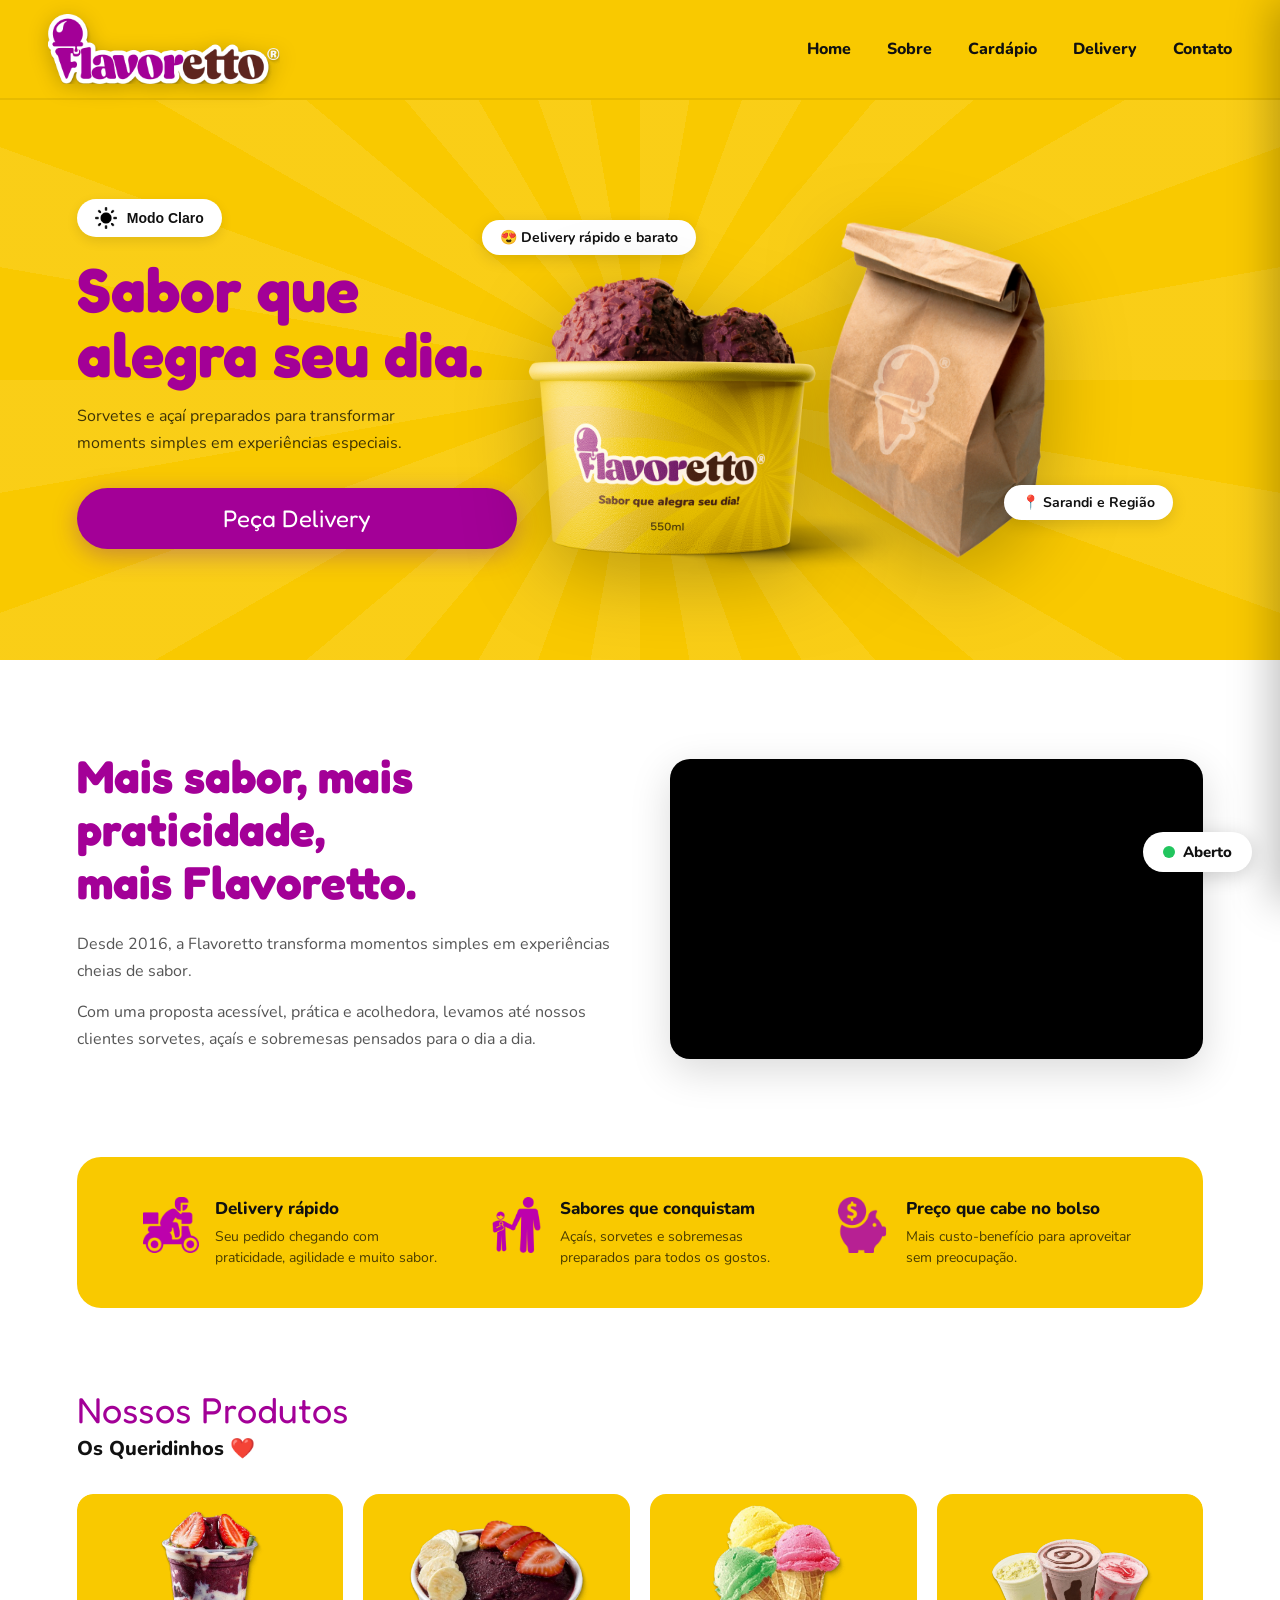
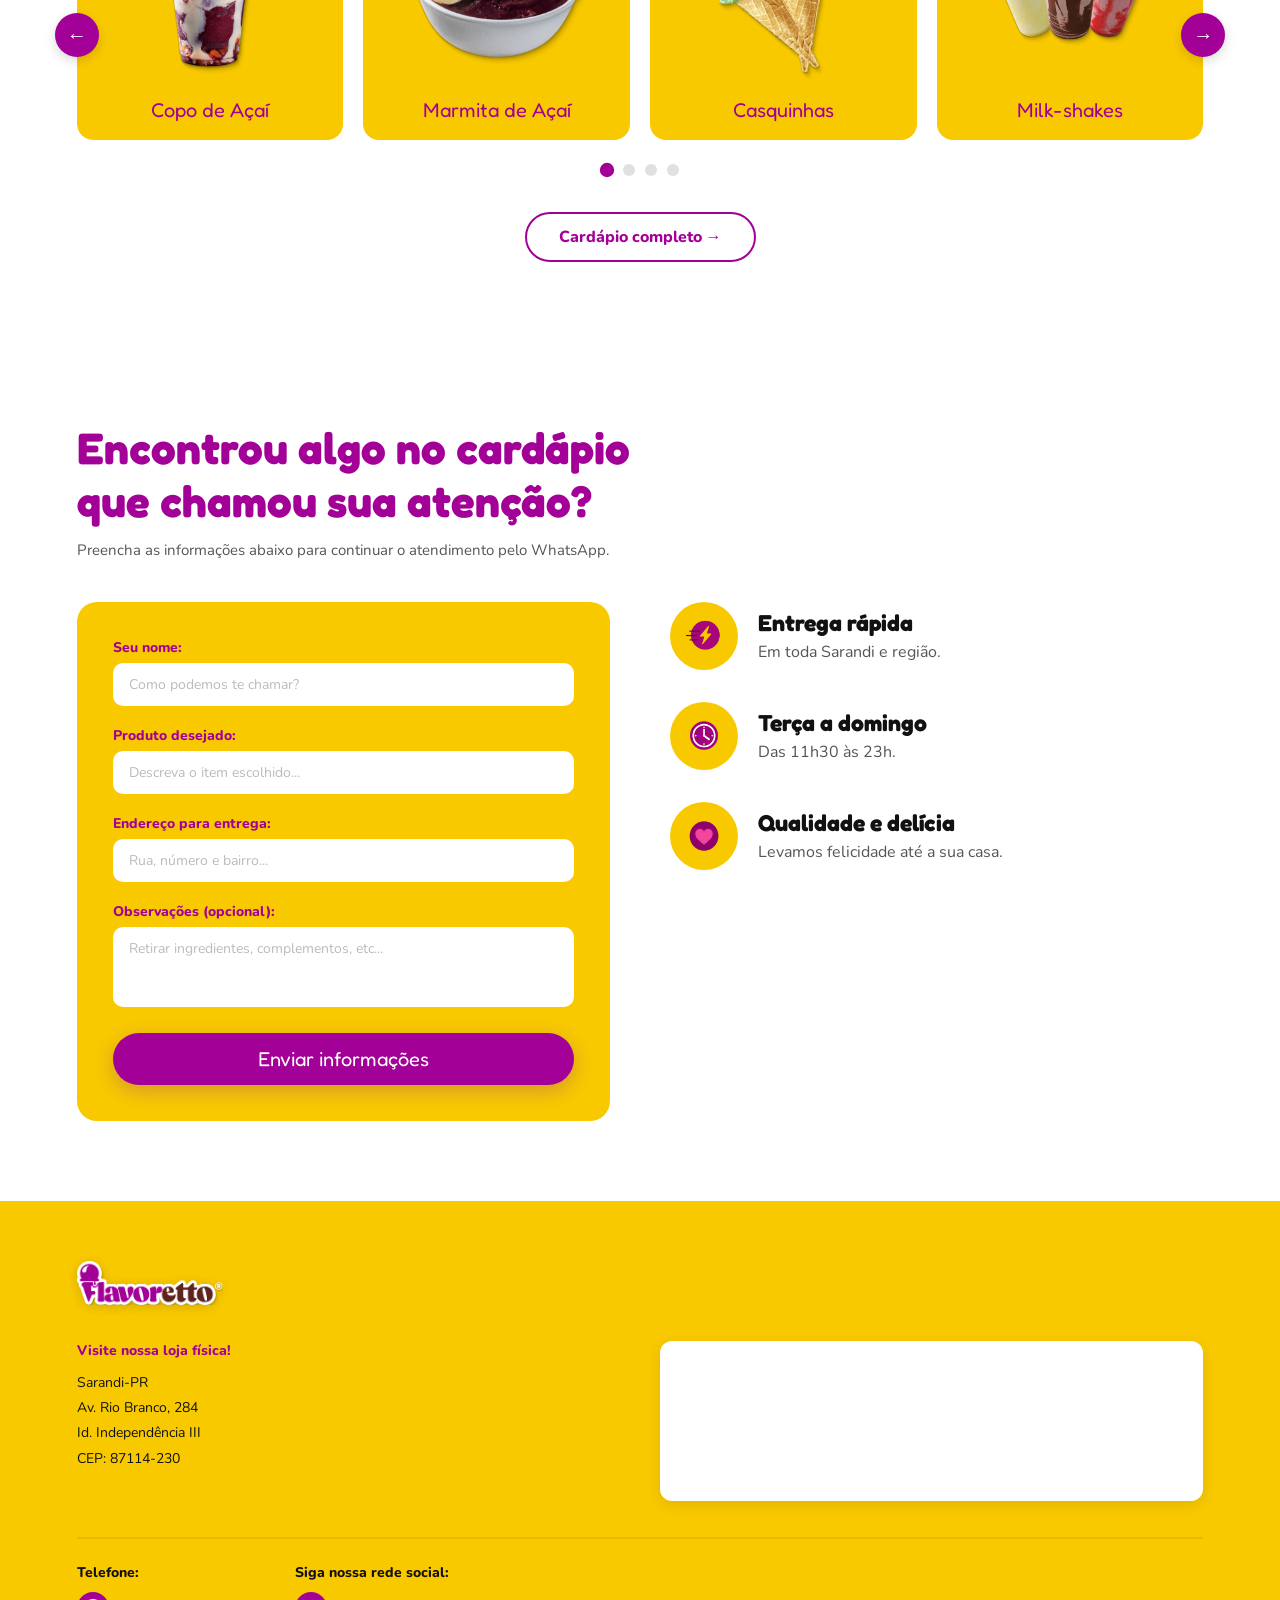
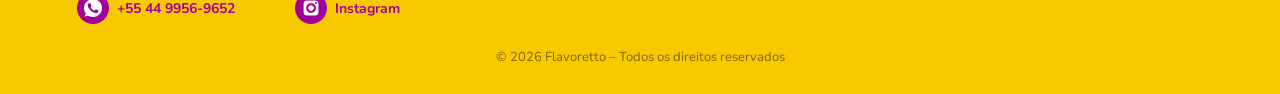
<file: index.html>
<!DOCTYPE html>
<html lang="pt-BR">
<head>
  <meta charset="UTF-8"/>
  <meta name="viewport" content="width=device-width, initial-scale=1.0"/>
  <title>Flavoretto – Sabor que alegra seu dia</title>
  <link href="https://fonts.googleapis.com/css2?family=Fredoka+One&family=Nunito:wght@400;600;700;800&display=swap" rel="stylesheet"/>
  <link rel="stylesheet" href="styles.css">
</head>
<body>

<div class="badge-aberto-fixed">
  <div class="dot-green"></div> Aberto
</div>

<div class="mobile-overlay" id="mobileOverlay"></div>

<div class="mobile-menu" id="mobileMenu">
  <div class="mobile-menu-header">
    <button class="mobile-close-btn" id="mobileCloseBtn">✕</button>
  </div>
  <ul class = "menu-text">
    <li><a href="#hero" class="menu-link">Home</a></li>
    <li><a href="#sobre" class="menu-link">Sobre</a></li>
    <li><a href="#cardapio" class="menu-link">Cardápio</a></li>
    <li><a href="#delivery" class="menu-link">Delivery</a></li>
    <li><a href="#contato" class="menu-link">Contato</a></li>
  </ul>
</div>

<nav>
  <a href="#hero" class="nav-logo">
    <img src="imagens/Logo.png" alt="Flavoretto Logo"/>
  </a>
  <ul>
    <li><a href="#hero">Home</a></li>
    <li><a href="#sobre">Sobre</a></li>
    <li><a href="#cardapio">Cardápio</a></li>
    <li><a href="#delivery">Delivery</a></li>
    <li><a href="#contato">Contato</a></li>
  </ul>
  <button class="hamburger-btn" id="hamburgerBtn" aria-label="Abrir menu">
    <span></span>
    <span></span>
    <span></span>
  </button>
</nav>

<section id="hero">
  <div class="hero-rays"></div>
  <div class="hero-left">
    <button id="mode-badge" aria-label="Mudar tema">
      <img id="mode-icon" src="imagens/sol.png" alt="Ícone do tema" />
      <span id="mode-text">Modo Claro</span>
    </button>
    <h1 class="hero-title">Sabor que<br>alegra seu dia.</h1>
    <p class="hero-sub">Sorvetes e açaí preparados para transformar moments simples em experiências especiais.</p>
    <a href="https://zapdelivery.me/flavorettosorveteseacai?utm_source=ig&utm_medium=social&utm_content=link_in_bio&fbclid=PAdGRzdgR8WdRleHRuA2FlbQIxMQBzcnRjBmFwcF9pZA81NjcwNjczNDMzNTI0MjcAAaeEG7mjjjgfXmElG0zeXgvxCqvcOe-YvXOtXDH_japQRMyxHLxy7uMlJ2Cv_g_aem_N96MaGredPNLt1ZQWPCLcA" class="btn-delivery">Peça Delivery</a>
  </div>
  <div class="hero-right">
    <div class="hero-cup-wrap">
      <div class="badge-delivery">😍 Delivery rápido e barato</div>
      <img src="imagens/itembanner1.png" alt="Copo de Açaí Flavoretto" class="hero-cup-img"/>
    </div>
    <div class="hero-bag-wrap">
      <img src="imagens/itembanner2.png" alt="Sacola Flavoretto" class="hero-bag-img"/>
      <div class="badge-loc">📍 Sarandi e Região</div>
    </div>
  </div>
</section>

<section id="sobre" class="reveal">
  <div class="sobre-inner">
    <div class="sobre-text">
      <h2 class="sobre-title">Mais sabor, mais praticidade,<br>mais Flavoretto.</h2>
      <p class="sobre-p">Desde 2016, a Flavoretto transforma momentos simples em experiências cheias de sabor.</p>
      <p class="sobre-p">Com uma proposta acessível, prática e acolhedora, levamos até nossos clientes sorvetes, açaís e sobremesas pensados para o dia a dia.</p>
    </div>
    <div class="sobre-video-wrap">
      <video src="imagens/video-loja.mp4" autoplay muted loop playsinline></video>
    </div>
  </div>
</section>

<div class="features-wrap reveal">
  <div class="features-card">
    <div class="feat-item">
      <img src="imagens/entregador-10.png" alt="Delivery rápido" class="feat-icon-img"/>
      <div class="feat-body">
        <h4>Delivery rápido</h4>
        <p>Seu pedido chegando com praticidade, agilidade e muito sabor.</p>
      </div>
    </div>
    <div class="feat-item">
      <img src="imagens/entregador-11.png" alt="Sabores que conquistam" class="feat-icon-img"/>
      <div class="feat-body">
        <h4>Sabores que conquistam</h4>
        <p>Açaís, sorvetes e sobremesas preparados para todos os gostos.</p>
      </div>
    </div>
    <div class="feat-item">
      <img src="imagens/entregador-12.png" alt="Preço que cabe no bolso" class="feat-icon-img"/>
      <div class="feat-body">
        <h4>Preço que cabe no bolso</h4>
        <p>Mais custo-benefício para aproveitar sem preocupação.</p>
      </div>
    </div>
  </div>
</div>

<section id="cardapio" class="reveal">
  <div class="sec-label">Nossos Produtos</div>
  <div class="sec-sub">Os Queridinhos ❤️</div>
  <div class="carousel-outer">
    <button class="carousel-btn prev" id="carPrev">←</button>
    <div class="carousel-track-wrap">
      <div class="carousel-track" id="carTrack">
        <div class="product-card">
          <div class="p-img"><img src="imagens/queridinho1.png" alt="Copo de Açaí"/></div>
          <div class="p-name">Copo de Açaí</div>
        </div>
        <div class="product-card">
          <div class="p-img"><img src="imagens/queridinho2.png" alt="Marmita de Açaí"/></div>
          <div class="p-name">Marmita de Açaí</div>
        </div>
        <div class="product-card">
          <div class="p-img"><img src="imagens/queridinho3.png" alt="Casquinhas"/></div>
          <div class="p-name">Casquinhas</div>
        </div>
        <div class="product-card">
          <div class="p-img"><img src="imagens/queridinho4.png" alt="Milk-shakes"/></div>
          <div class="p-name">Milk-shakes</div>
        </div>
      </div>
    </div>
    <button class="carousel-btn next" id="carNext">→</button>
    <div class="carousel-dots" id="carDots">
      <div class="c-dot active"></div>
      <div class="c-dot"></div>
      <div class="c-dot"></div>
      <div class="c-dot"></div>
    </div>
  </div>
  <a href="https://devkiry.github.io/flavoretto.jcg.code.studio/cardapio/cardapio" class="btn-full">Cardápio completo →</a>
</section>

<section id="delivery" class="reveal">
  <h2 class="order-title">Encontrou algo no cardápio<br>que chamou sua atenção?</h2>
  <p class="order-sub">Preencha as informações abaixo para continuar o atendimento pelo WhatsApp.</p>
  <div class="order-layout">
    <div class="order-form">
      <div class="form-group">
        <label>Seu nome:</label>
        <input type="text" id="nome" placeholder="Como podemos te chamar?"/>
      </div>
      <div class="form-group">
        <label>Produto desejado:</label>
        <input type="text" id="produto" placeholder="Descreva o item escolhido..."/>
      </div>
      <div class="form-group">
        <label>Endereço para entrega:</label>
        <input type="text" id="endereco" placeholder="Rua, número e bairro..."/>
      </div>
      <div class="form-group">
        <label>Observações (opcional):</label>
        <textarea id="obs" placeholder="Retirar ingredientes, complementos, etc..."></textarea>
      </div>
      <button class="btn-send" id="btnSend">Enviar informações</button>
    </div>
    <div class="order-info">
      <div class="info-row">
        <div class="info-ico">
          <img src="imagens/entrega.png" alt="Ícone Entrega" class="info-ico-img"/>
        </div>
        <div><h4>Entrega rápida</h4><p>Em toda Sarandi e região.</p></div>
      </div>
      <div class="info-row">
        <div class="info-ico">
          <img src="imagens/horario.png" alt="Ícone Horário" class="info-ico-img"/>
        </div>
        <div><h4>Terça a domingo</h4><p>Das 11h30 às 23h.</p></div>
      </div>
      <div class="info-row">
        <div class="info-ico">
          <img src="imagens/coracao.png" alt="Ícone Coração" class="info-ico-img"/>
        </div>
        <div><h4>Qualidade e delícia</h4><p>Levamos felicidade até a sua casa.</p></div>
      </div>
    </div>
  </div>
</section>

<footer id="contato" class="reveal">
  <div class="footer-brand">
    <img src="imagens/Logo.png" alt="Flavoretto"/>
  </div>
  <div class="footer-main">
    <div class="footer-addr">
      <h4>Visite nossa loja física!</h4>
      <p>Sarandi-PR<br>Av. Rio Branco, 284<br>Id. Independência III<br>CEP: 87114-230</p>
    </div>
    <div class="footer-map-box">
      <iframe src="https://www.google.com/maps/embed?pb=!1m18!1m12!1m3!1d3661.1717208535174!2d-51.8753239!3d-23.4181827!2m3!1f0!2f0!3f0!3m2!1i1024!2i768!4f13.1!3m3!1m2!1s0x94edd39da21bd04b%3A0x6335a11be07ab0a7!2sAv.%20Rio%20Branco%2C%20284%20-%20Jardim%20Independencia%20Maringa%2C%20Sarandi%20-%20PR%2C%2087114-230!5e0!3m2!1spt-BR!2sbr!4v1710000000000!5m2!1spt-BR!2sbr" width="100%" height="100%" style="border:0;" allowfullscreen="" loading="lazy" referrerpolicy="no-referrer-when-downgrade"></iframe>
    </div>
  </div>
  <div class="footer-bottom">
    <div class="footer-col">
      <h4>Telefone:</h4>
      <a href="https://wa.me/554499569652" class="foot-link">
        <div class="fl-ico">
          <img src="imagens/whatsapp.png" alt="WhatsApp Logo" class="fl-ico-img"/>
        </div> +55 44 9956-9652
      </a>
    </div>
    <div class="footer-col">
      <h4>Siga nossa rede social:</h4>
      <a href="https://www.instagram.com/flavorettosorveteria?igsh=MWQ4aHVobTV0ZTBzNA==" target="_blank" class="foot-link">
        <div class="fl-ico">
          <img src="imagens/instagram.png" alt="Instagram Logo" class="fl-ico-img"/>
        </div> Instagram
      </a>
    </div>
  </div>
  <div class="footer-copy">© 2026 Flavoretto – Todos os direitos reservados</div>
</footer>
<script src="script.js"></script>
</body>
</html>
</file>
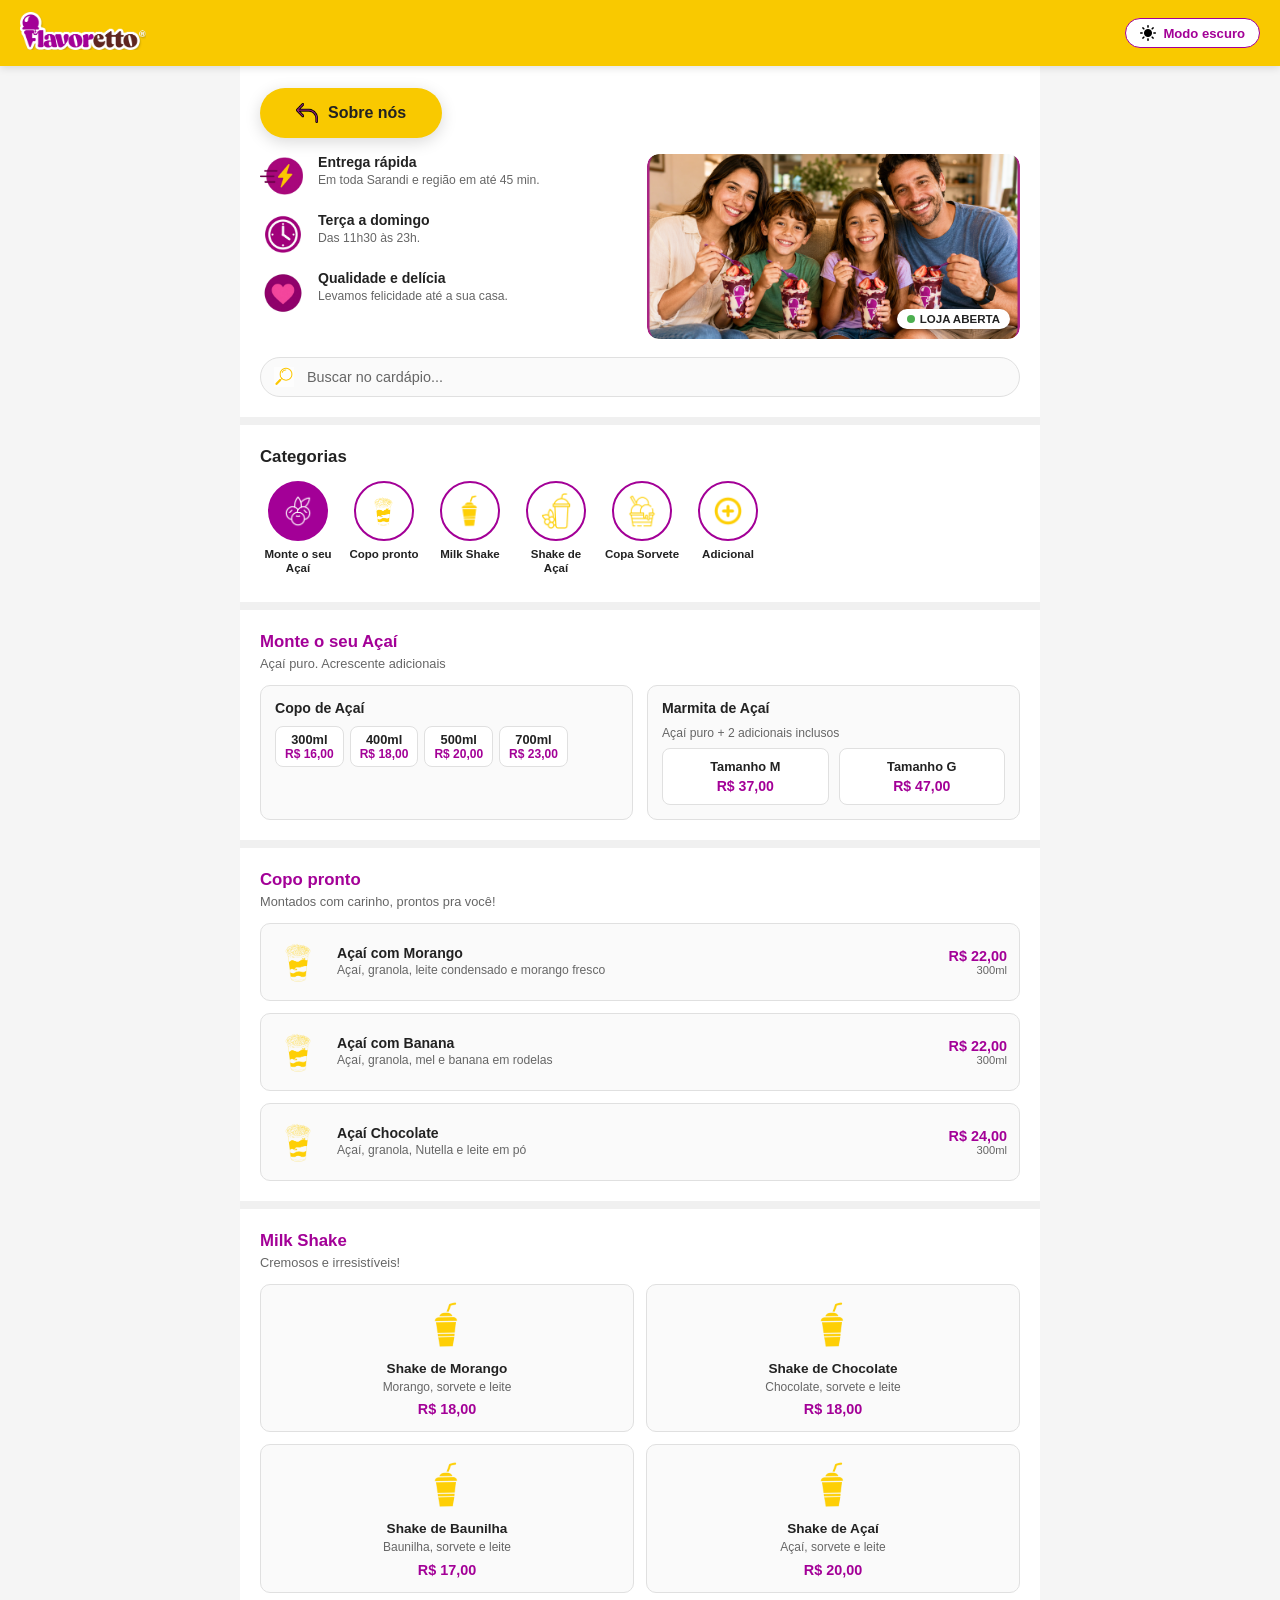
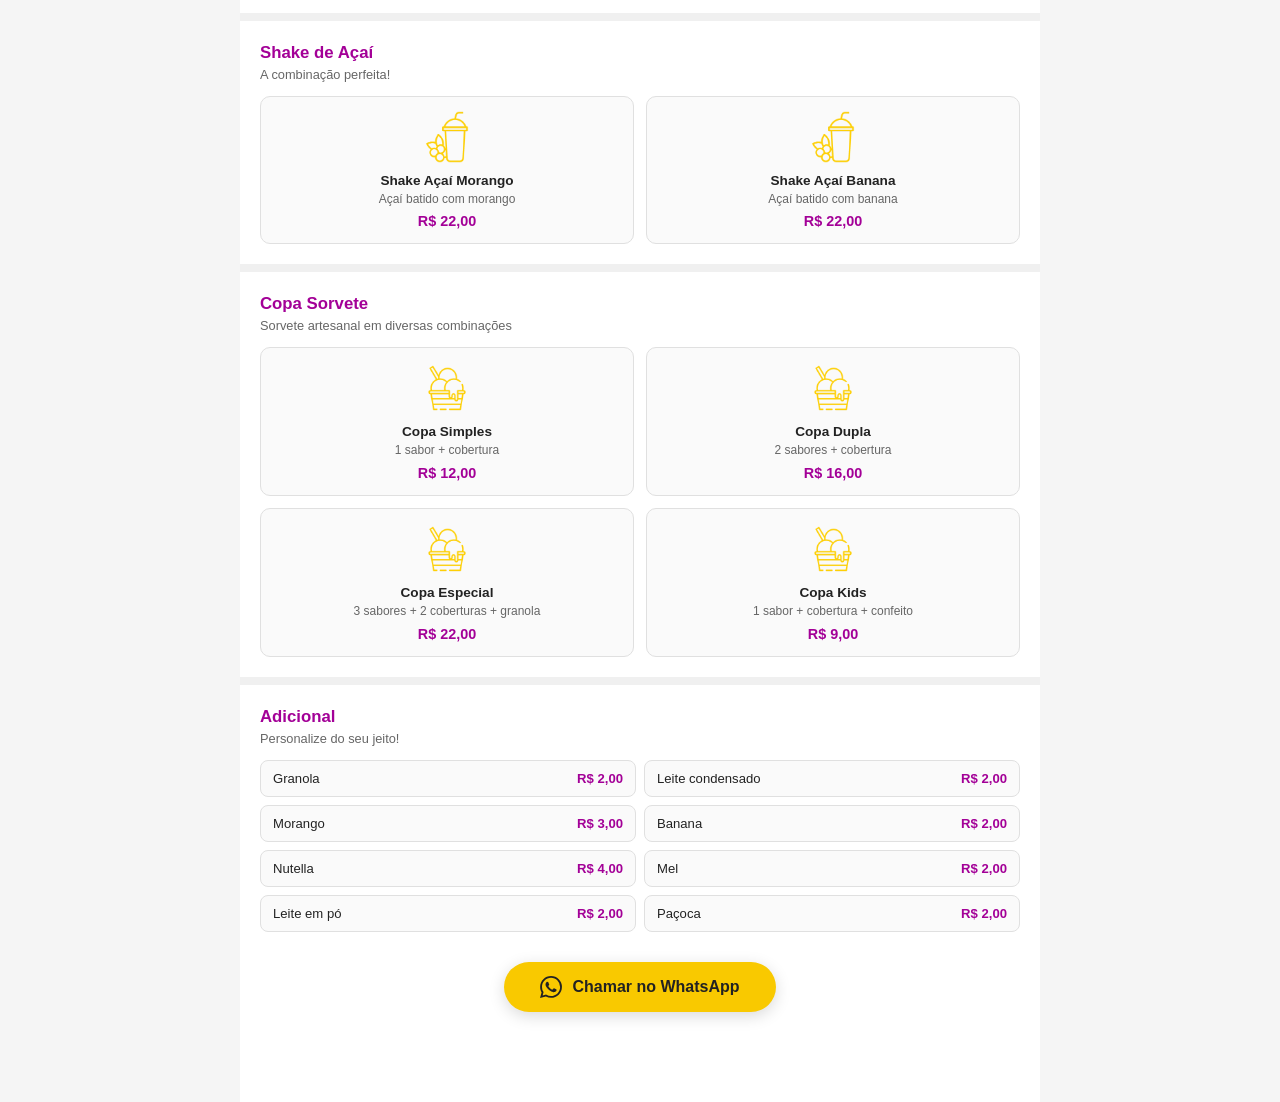
<file: cardapio/cardapio.html>
<!DOCTYPE html>
<html lang="pt-BR">
<head>
<meta charset="UTF-8">
<meta name="viewport" content="width=device-width, initial-scale=1.0">
<title>Flavoretto - Cardápio</title>
<style>
* { margin: 0; padding: 0; box-sizing: border-box; }

/* ===== TEMA CLARO ===== */
:root {
  --header-bg: #F9C900;
  --roxo: #A30097;
  --branco: #fff;
  --fundo: #f5f5f5;
  --card-bg: #fafafa;
  --borda: #e0e0e0;
  --texto: #222;
  --texto-cinza: #666;
  --divisor-bg: #f0f0f0;
  --main-bg: #fff;
  --input-bg: #fafafa;
  --preco-cor: #A30097;
  --modo-btn-bg: #fff;
  --modo-btn-cor: #A30097;
  --modo-btn-borda: #A30097;
  --secao-titulo: #A30097;
  --cat-borda: #A30097;
  --cat-ativo-bg: #A30097;
  --cat-ativo-borda: #A30097;
  
  /* Cores dos novos botões dinâmicos */
  --btn-sobre-bg: #F9C900;
  --btn-sobre-cor: #222;
  --btn-wpp-bg: #F9C900;
  --btn-wpp-cor: #222;
}

/* ===== TEMA ESCURO ===== */
body.dark {
  --header-bg: #A30097;
  --roxo: #F9C900;
  --branco: #1a1a2e;
  --fundo: #111120;
  --card-bg: #1c1c30;
  --borda: #2e2e50;
  --texto: #f0f0f0;
  --texto-cinza: #aaa;
  --divisor-bg: #1a1a2e;
  --main-bg: #16162a;
  --input-bg: #1c1c30;
  --preco-cor: #F9C900;
  --modo-btn-bg: #252540;
  --modo-btn-cor: #F9C900;
  --modo-btn-borda: #F9C900;
  --secao-titulo: #F9C900;
  --cat-borda: #F9C900;
  --cat-ativo-bg: #F9C900;
  --cat-ativo-borda: #F9C900;
  
  /* Cores dos novos botões dinâmicos no escuro */
  --btn-sobre-bg: #A30097;
  --btn-sobre-cor: #fff;
  --btn-wpp-bg: #A30097;
  --btn-wpp-cor: #fff;
}

body {
  font-family: 'Segoe UI', Arial, sans-serif;
  background: var(--fundo);
  color: var(--texto);
  min-height: 100vh;
  transition: background 0.3s, color 0.3s;
}

/* ===== HEADER ===== */
header {
  background: var(--header-bg);
  padding: 12px 20px;
  display: flex;
  align-items: center;
  justify-content: space-between;
  position: sticky;
  top: 0;
  z-index: 100;
  box-shadow: 0 2px 8px rgba(0,0,0,0.12);
  transition: background 0.3s;
}

.logo img {
  height: 38px;
  object-fit: contain;
}

.modo-btn {
  background: var(--modo-btn-bg);
  border: 1.5px solid var(--modo-btn-borda);
  border-radius: 20px;
  padding: 6px 14px;
  font-size: 0.82rem;
  font-weight: 600;
  color: var(--modo-btn-cor);
  cursor: pointer;
  display: flex;
  align-items: center;
  gap: 7px;
  transition: all 0.2s;
}
.modo-btn img { width: 16px; height: 16px; object-fit: contain; }

/* ===== MAIN ===== */
main {
  max-width: 800px;
  margin: 0 auto;
  background: var(--main-bg);
  min-height: 100vh;
  padding-bottom: 80px;
  transition: background 0.3s;
}

/* ===== SOBRE NÓS ===== */
.sobre-nos { padding: 22px 20px 0; }

.sobre-titulo {
  display: flex;
  align-items: center;
  gap: 8px;
  font-size: 1.05rem;
  font-weight: 700;
  color: var(--texto);
  margin-bottom: 16px;
}

/* Alterado para o mesmo estilo/tamanho do botão do WhatsApp */
.btn-voltar {
  background: var(--btn-sobre-bg);
  color: var(--btn-sobre-cor);
  border: none;
  border-radius: 30px;
  padding: 14px 36px;
  font-size: 1rem;
  font-weight: 700;
  cursor: pointer;
  display: inline-flex;
  align-items: center;
  justify-content: center;
  gap: 10px;
  box-shadow: 0 4px 16px rgba(0,0,0,0.15);
  transition: background 0.3s, color 0.3s, transform 0.15s;
}
.btn-voltar:hover { transform: translateY(-2px); }
.btn-voltar img { width: 22px; height: 22px; object-fit: contain; }

.sobre-grid {
  display: grid;
  grid-template-columns: 1fr 1fr;
  gap: 14px;
}

.sobre-info {
  display: flex;
  flex-direction: column;
  gap: 12px;
}

.info-item {
  display: flex;
  align-items: flex-start;
  gap: 12px;
}

.info-icone {
  width: 46px;
  height: 46px;
  flex-shrink: 0;
  display: flex;
  align-items: center;
  justify-content: center;
}
.info-icone img {
  width: 46px;
  height: 46px;
  object-fit: contain;
}

.info-texto h4 {
  font-size: 0.88rem;
  font-weight: 700;
  color: var(--texto);
  margin-bottom: 2px;
}
.info-texto p {
  font-size: 0.76rem;
  color: var(--texto-cinza);
  line-height: 1.35;
}

.sobre-foto {
  position: relative;
  border-radius: 12px;
  overflow: hidden;
}
.sobre-foto img.banner {
  width: 100%;
  height: 185px;
  object-fit: cover;
  border-radius: 12px;
  display: block;
}

.loja-aberta {
  position: absolute;
  bottom: 10px;
  right: 10px;
  background: white;
  border-radius: 20px;
  padding: 4px 10px;
  font-size: 0.72rem;
  font-weight: 700;
  color: #222;
  display: flex;
  align-items: center;
  gap: 5px;
  box-shadow: 0 2px 6px rgba(0,0,0,0.15);
}
.dot-verde {
  width: 8px; height: 8px;
  border-radius: 50%;
  background: #4CAF50;
  flex-shrink: 0;
}

/* ===== BUSCA ===== */
.busca-wrap { padding: 18px 20px 0; position: relative; }

.busca-lupa {
  position: absolute;
  left: 34px;
  top: 50%;
  transform: translateY(-50%);
  width: 20px;
  height: 20px;
  object-fit: contain;
  pointer-events: none;
  margin-top: 9px;
}

.busca-box {
  width: 100%;
  border: 1.5px solid var(--borda);
  border-radius: 30px;
  padding: 11px 18px 11px 46px;
  font-size: 0.9rem;
  background: var(--input-bg);
  color: var(--texto);
  outline: none;
  transition: border 0.2s, background 0.3s;
}
.busca-box:focus { border-color: var(--roxo); }
.busca-box::placeholder { color: var(--texto-cinza); }

/* ===== CATEGORIAS ===== */
.categorias { padding: 22px 20px 0; }
.categorias h2 {
  font-size: 1.05rem;
  font-weight: 700;
  color: var(--texto);
  margin-bottom: 14px;
}

.cats-scroll {
  display: flex;
  gap: 10px;
  overflow-x: auto;
  padding-bottom: 6px;
  scrollbar-width: none;
}
.cats-scroll::-webkit-scrollbar { display: none; }

.cat-item {
  display: flex;
  flex-direction: column;
  align-items: center;
  gap: 7px;
  cursor: pointer;
  flex-shrink: 0;
  width: 76px;
}

.cat-circulo {
  width: 60px;
  height: 60px;
  border-radius: 50%;
  border: 2px solid var(--cat-borda);
  display: flex;
  align-items: center;
  justify-content: center;
  background: var(--main-bg);
  transition: background 0.2s, transform 0.15s, border-color 0.3s;
  overflow: hidden;
}
.cat-circulo img {
  width: 36px;
  height: 36px;
  object-fit: contain;
}
.cat-item:hover .cat-circulo { transform: scale(1.06); }
.cat-item.ativo .cat-circulo {
  background: var(--cat-ativo-bg);
  border-color: var(--cat-ativo-borda);
}
/* ativo: ícone fica branco/escuro dependendo do fundo */
.cat-item.ativo .cat-circulo img { filter: brightness(0) invert(1); }
body.dark .cat-item.ativo .cat-circulo img { filter: brightness(0); }

.cat-item span {
  font-size: 0.72rem;
  font-weight: 600;
  color: var(--texto);
  text-align: center;
  line-height: 1.2;
}

/* ===== DIVISOR ===== */
.divisor {
  height: 8px;
  background: var(--divisor-bg);
  margin: 20px 0 0;
  transition: background 0.3s;
}

/* ===== SEÇÕES ===== */
.secao { padding: 22px 20px 0; }
.secao h2 {
  font-size: 1.05rem;
  font-weight: 800;
  color: var(--secao-titulo);
  margin-bottom: 4px;
  transition: color 0.3s;
}
.secao p.sub {
  font-size: 0.8rem;
  color: var(--texto-cinza);
  margin-bottom: 14px;
}

/* ===== MONTE SEU AÇAÍ ===== */
.produtos-grid {
  display: grid;
  grid-template-columns: 1fr 1fr;
  gap: 14px;
}

.produto-card {
  background: var(--card-bg);
  border: 1px solid var(--borda);
  border-radius: 10px;
  padding: 14px;
  transition: background 0.3s, border-color 0.3s;
}
.produto-card h4 {
  font-size: 0.88rem;
  font-weight: 700;
  color: var(--texto);
  margin-bottom: 10px;
}

.tamanhos {
  display: flex;
  flex-wrap: wrap;
  gap: 6px;
}

.tamanho-btn {
  background: var(--main-bg);
  border: 1.5px solid var(--borda);
  border-radius: 8px;
  padding: 5px 9px;
  font-size: 0.75rem;
  text-align: center;
  cursor: pointer;
  transition: border-color 0.2s, background 0.3s;
  min-width: 52px;
}
.tamanho-btn:hover { border-color: var(--roxo); }
.tamanho-btn .ml { font-weight: 700; color: var(--texto); display: block; font-size: 0.8rem; }
.tamanho-btn .preco { color: var(--preco-cor); font-weight: 700; font-size: 0.75rem; transition: color 0.3s; }

.marmita-opcoes { display: flex; gap: 10px; }
.marmita-btn {
  flex: 1;
  background: var(--main-bg);
  border: 1.5px solid var(--borda);
  border-radius: 8px;
  padding: 10px 8px;
  font-size: 0.8rem;
  text-align: center;
  cursor: pointer;
  transition: border-color 0.2s, background 0.3s;
}
.marmita-btn:hover { border-color: var(--roxo); }
.marmita-btn .tam { font-weight: 700; color: var(--texto); display: block; margin-bottom: 4px; }
.marmita-btn .preco { color: var(--preco-cor); font-weight: 700; font-size: 0.88rem; transition: color 0.3s; }

/* ===== COPO PRONTO ===== */
.copos-lista { display: flex; flex-direction: column; gap: 12px; }

.copo-item {
  display: flex;
  align-items: center;
  background: var(--card-bg);
  border: 1px solid var(--borda);
  border-radius: 10px;
  padding: 12px;
  gap: 12px;
  cursor: pointer;
  transition: box-shadow 0.2s, background 0.3s, border-color 0.3s;
}
.copo-item:hover { box-shadow: 0 2px 8px rgba(163,0,151,0.12); }

.copo-icone {
  width: 52px;
  height: 52px;
  flex-shrink: 0;
  display: flex;
  align-items: center;
  justify-content: center;
}
.copo-icone img { width: 48px; height: 48px; object-fit: contain; }

.copo-info { flex: 1; }
.copo-info h4 { font-size: 0.88rem; font-weight: 700; color: var(--texto); margin-bottom: 2px; }
.copo-info p { font-size: 0.76rem; color: var(--texto-cinza); line-height: 1.3; }

.copo-preco { font-size: 0.9rem; font-weight: 800; color: var(--preco-cor); text-align: right; white-space: nowrap; transition: color 0.3s; }
.copo-preco small { display: block; font-size: 0.7rem; font-weight: 400; color: var(--texto-cinza); }

/* ===== CARDS DE GRADE (shake, copa) ===== */
.shakes-grid, .copas-grid {
  display: grid;
  grid-template-columns: repeat(2, 1fr);
  gap: 12px;
}

.shake-card, .copa-card {
  background: var(--card-bg);
  border: 1px solid var(--borda);
  border-radius: 10px;
  padding: 14px 12px;
  cursor: pointer;
  transition: box-shadow 0.2s, background 0.3s, border-color 0.3s;
  text-align: center;
}
.shake-card:hover, .copa-card:hover { box-shadow: 0 2px 8px rgba(163,0,151,0.12); }

.s-img { width: 52px; height: 52px; object-fit: contain; margin-bottom: 6px; }

.shake-card h4, .copa-card h4 { font-size: 0.85rem; font-weight: 700; margin-bottom: 4px; color: var(--texto); }
.shake-card p, .copa-card p { font-size: 0.75rem; color: var(--texto-cinza); margin-bottom: 6px; line-height: 1.3; }
.shake-card .preco, .copa-card .preco { color: var(--preco-cor); font-weight: 800; font-size: 0.9rem; transition: color 0.3s; }

/* ===== ADICIONAIS ===== */
.adicionais-lista {
  display: grid;
  grid-template-columns: 1fr 1fr;
  gap: 8px;
}

.adicional-item {
  display: flex;
  justify-content: space-between;
  align-items: center;
  background: var(--card-bg);
  border: 1px solid var(--borda);
  border-radius: 8px;
  padding: 10px 12px;
  font-size: 0.82rem;
  transition: background 0.3s, border-color 0.3s;
}
.adicional-item span:first-child { color: var(--texto); font-weight: 500; }
.adicional-item span:last-child { color: var(--preco-cor); font-weight: 700; transition: color 0.3s; }

/* ===== WHATSAPP ===== */
.whatsapp-wrap {
  padding: 30px 20px 10px;
  display: flex;
  justify-content: center;
}
.whatsapp-btn {
  background: var(--btn-wpp-bg);
  color: var(--btn-wpp-cor);
  border: none;
  border-radius: 30px;
  padding: 14px 36px;
  font-size: 1rem;
  font-weight: 700;
  cursor: pointer;
  display: flex;
  align-items: center;
  gap: 10px;
  box-shadow: 0 4px 16px rgba(0,0,0,0.15);
  transition: background 0.3s, color 0.3s, transform 0.15s;
  text-decoration: none;
}
.whatsapp-btn:hover { transform: translateY(-2px); }
.whatsapp-btn svg { width: 22px; height: 22px; flex-shrink: 0; fill: var(--btn-wpp-cor); transition: fill 0.3s; }

/* ===== RESPONSIVO ===== */
@media (max-width: 580px) {
  .sobre-grid { grid-template-columns: 1fr; }
  .sobre-foto { order: -1; }
  .produtos-grid { grid-template-columns: 1fr; }
  .shakes-grid, .copas-grid { grid-template-columns: 1fr; }
  .adicionais-lista { grid-template-columns: 1fr; }
}
</style>
</head>
<body>

<header>
  <div class="logo">
    <img id="logo-img" src="../imagens/logo.png" alt="Flavoretto">
  </div>
  <button class="modo-btn" onclick="toggleModo()">
    <img id="modo-icone" src="../imagens/sol.png" alt="modo">
    <span id="modo-texto">Modo escuro</span>
  </button>
</header>

<main>

  <div class="sobre-nos">
    <div class="sobre-titulo">
      <button class="btn-voltar" aria-label="Voltar">
        <img src="../imagens/SETA RETORNO - ROXO.png" alt="voltar" id="seta-sobre">
        <span>Sobre nós</span>
      </button>
    </div>
    <div class="sobre-grid">
      <div class="sobre-info">
        <div class="info-item">
          <div class="info-icone">
            <img src="../imagens/entrega.png" alt="Entrega rápida" class="icone-info" data-tipo="entrega">
          </div>
          <div class="info-texto">
            <h4>Entrega rápida</h4>
            <p>Em toda Sarandi e região em até 45 min.</p>
          </div>
        </div>
        <div class="info-item">
          <div class="info-icone">
            <img src="../imagens/horario.png" alt="Horário" class="icone-info" data-tipo="horario">
          </div>
          <div class="info-texto">
            <h4>Terça a domingo</h4>
            <p>Das 11h30 às 23h.</p>
          </div>
        </div>
        <div class="info-item">
          <div class="info-icone">
            <img src="../imagens/coracao.png" alt="Qualidade" class="icone-info" data-tipo="coracao">
          </div>
          <div class="info-texto">
            <h4>Qualidade e delícia</h4>
            <p>Levamos felicidade até a sua casa.</p>
          </div>
        </div>
      </div>
      <div class="sobre-foto">
        <img class="banner" src="../imagens/perfil.png" alt="Família Flavoretto">
        <div class="loja-aberta">
          <span class="dot-verde"></span>
          LOJA ABERTA
        </div>
      </div>
    </div>
  </div>

  <div class="busca-wrap">
    <img class="busca-lupa" id="lupa-img" src="../imagens/LUPA AMARELA.png" alt="buscar">
    <input class="busca-box" type="text" placeholder="Buscar no cardápio...">
  </div>

  <div class="divisor"></div>

  <div class="categorias">
    <h2>Categorias</h2>
    <div class="cats-scroll">
      <div class="cat-item ativo" data-id="acai">
        <div class="cat-circulo">
          <img class="cat-img" src="../imagens/MONTE SEU AÇAÍ - AMARELO.png" alt="Monte seu Açaí">
        </div>
        <span>Monte o seu Açaí</span>
      </div>
      <div class="cat-item" data-id="copo-pronto">
        <div class="cat-circulo">
          <img class="cat-img" src="../imagens/COPO PRONTO AMARELO.png" alt="Copo Pronto">
        </div>
        <span>Copo pronto</span>
      </div>
      <div class="cat-item" data-id="milkshake">
        <div class="cat-circulo">
          <img class="cat-img" src="../imagens/MILK SHAKE - AMARELO.png" alt="Milk Shake">
        </div>
        <span>Milk Shake</span>
      </div>
      <div class="cat-item" data-id="shake-acai">
        <div class="cat-circulo">
          <img class="cat-img" src="../imagens/SHAKE AÇAÍ - AMARELO.png" alt="Shake de Açaí">
        </div>
        <span>Shake de Açaí</span>
      </div>
      <div class="cat-item" data-id="copa-sorvete">
        <div class="cat-circulo">
          <img class="cat-img" src="../imagens/COPO SORVETE AMARELO.png" alt="Copa Sorvete">
        </div>
        <span>Copa Sorvete</span>
      </div>
      <div class="cat-item" data-id="adicional">
        <div class="cat-circulo">
          <img class="cat-img" src="../imagens/ADICIONAL - AMARELO.png" alt="Adicional">
        </div>
        <span>Adicional</span>
      </div>
    </div>
  </div>

  <div class="divisor"></div>

  <div class="secao" id="acai">
    <h2>Monte o seu Açaí</h2>
    <p class="sub">Açaí puro. Acrescente adicionais</p>
    <div class="produtos-grid">
      <div class="produto-card">
        <h4>Copo de Açaí</h4>
        <div class="tamanhos">
          <div class="tamanho-btn"><span class="ml">300ml</span><span class="preco">R$ 16,00</span></div>
          <div class="tamanho-btn"><span class="ml">400ml</span><span class="preco">R$ 18,00</span></div>
          <div class="tamanho-btn"><span class="ml">500ml</span><span class="preco">R$ 20,00</span></div>
          <div class="tamanho-btn"><span class="ml">700ml</span><span class="preco">R$ 23,00</span></div>
        </div>
      </div>
      <div class="produto-card">
        <h4>Marmita de Açaí</h4>
        <p style="font-size:0.76rem;color:var(--texto-cinza);margin-bottom:8px;">Açaí puro + 2 adicionais inclusos</p>
        <div class="marmita-opcoes">
          <div class="marmita-btn"><span class="tam">Tamanho M</span><span class="preco">R$ 37,00</span></div>
          <div class="marmita-btn"><span class="tam">Tamanho G</span><span class="preco">R$ 47,00</span></div>
        </div>
      </div>
    </div>
  </div>

  <div class="divisor"></div>

  <div class="secao" id="copo-pronto">
    <h2>Copo pronto</h2>
    <p class="sub">Montados com carinho, prontos pra você!</p>
    <div class="copos-lista">
      <div class="copo-item">
        <div class="copo-icone"><img class="item-img" src="../imagens/COPO PRONTO AMARELO.png" alt="Copo Pronto"></div>
        <div class="copo-info"><h4>Açaí com Morango</h4><p>Açaí, granola, leite condensado e morango fresco</p></div>
        <div class="copo-preco">R$ 22,00<small>300ml</small></div>
      </div>
      <div class="copo-item">
        <div class="copo-icone"><img class="item-img" src="../imagens/COPO PRONTO AMARELO.png" alt="Copo Pronto"></div>
        <div class="copo-info"><h4>Açaí com Banana</h4><p>Açaí, granola, mel e banana em rodelas</p></div>
        <div class="copo-preco">R$ 22,00<small>300ml</small></div>
      </div>
      <div class="copo-item">
        <div class="copo-icone"><img class="item-img" src="../imagens/COPO PRONTO AMARELO.png" alt="Copo Pronto"></div>
        <div class="copo-info"><h4>Açaí Chocolate</h4><p>Açaí, granola, Nutella e leite em pó</p></div>
        <div class="copo-preco">R$ 24,00<small>300ml</small></div>
      </div>
    </div>
  </div>

  <div class="divisor"></div>

  <div class="secao" id="milkshake">
    <h2>Milk Shake</h2>
    <p class="sub">Cremosos e irresistíveis!</p>
    <div class="shakes-grid">
      <div class="shake-card">
        <img class="s-img item-img" src="../imagens/MILK SHAKE - AMARELO.png" alt="Milk Shake">
        <h4>Shake de Morango</h4><p>Morango, sorvete e leite</p>
        <div class="preco">R$ 18,00</div>
      </div>
      <div class="shake-card">
        <img class="s-img item-img" src="../imagens/MILK SHAKE - AMARELO.png" alt="Milk Shake">
        <h4>Shake de Chocolate</h4><p>Chocolate, sorvete e leite</p>
        <div class="preco">R$ 18,00</div>
      </div>
      <div class="shake-card">
        <img class="s-img item-img" src="../imagens/MILK SHAKE - AMARELO.png" alt="Milk Shake">
        <h4>Shake de Baunilha</h4><p>Baunilha, sorvete e leite</p>
        <div class="preco">R$ 17,00</div>
      </div>
      <div class="shake-card">
        <img class="s-img item-img" src="../imagens/MILK SHAKE - AMARELO.png" alt="Milk Shake">
        <h4>Shake de Açaí</h4><p>Açaí, sorvete e leite</p>
        <div class="preco">R$ 20,00</div>
      </div>
    </div>
  </div>

  <div class="divisor"></div>

  <div class="secao" id="shake-acai">
    <h2>Shake de Açaí</h2>
    <p class="sub">A combinação perfeita!</p>
    <div class="shakes-grid">
      <div class="shake-card">
        <img class="s-img item-img" src="../imagens/SHAKE AÇAÍ - AMARELO.png" alt="Shake Açaí">
        <h4>Shake Açaí Morango</h4><p>Açaí batido com morango</p>
        <div class="preco">R$ 22,00</div>
      </div>
      <div class="shake-card">
        <img class="s-img item-img" src="../imagens/SHAKE AÇAÍ - AMARELO.png" alt="Shake Açaí">
        <h4>Shake Açaí Banana</h4><p>Açaí batido com banana</p>
        <div class="preco">R$ 22,00</div>
      </div>
    </div>
  </div>

  <div class="divisor"></div>

  <div class="secao" id="copa-sorvete">
    <h2>Copa Sorvete</h2>
    <p class="sub">Sorvete artesanal em diversas combinações</p>
    <div class="copas-grid">
      <div class="copa-card">
        <img class="s-img item-img" src="../imagens/COPO SORVETE AMARELO.png" alt="Copa Sorvete">
        <h4>Copa Simples</h4><p>1 sabor + cobertura</p>
        <div class="preco">R$ 12,00</div>
      </div>
      <div class="copa-card">
        <img class="s-img item-img" src="../imagens/COPO SORVETE AMARELO.png" alt="Copa Sorvete">
        <h4>Copa Dupla</h4><p>2 sabores + cobertura</p>
        <div class="preco">R$ 16,00</div>
      </div>
      <div class="copa-card">
        <img class="s-img item-img" src="../imagens/COPO SORVETE AMARELO.png" alt="Copa Sorvete">
        <h4>Copa Especial</h4><p>3 sabores + 2 coberturas + granola</p>
        <div class="preco">R$ 22,00</div>
      </div>
      <div class="copa-card">
        <img class="s-img item-img" src="../imagens/COPO SORVETE AMARELO.png" alt="Copa Sorvete">
        <h4>Copa Kids</h4><p>1 sabor + cobertura + confeito</p>
        <div class="preco">R$ 9,00</div>
      </div>
    </div>
  </div>

  <div class="divisor"></div>

  <div class="secao" id="adicional">
    <h2>Adicional</h2>
    <p class="sub">Personalize do seu jeito!</p>
    <div class="adicionais-lista">
      <div class="adicional-item"><span>Granola</span><span>R$ 2,00</span></div>
      <div class="adicional-item"><span>Leite condensado</span><span>R$ 2,00</span></div>
      <div class="adicional-item"><span>Morango</span><span>R$ 3,00</span></div>
      <div class="adicional-item"><span>Banana</span><span>R$ 2,00</span></div>
      <div class="adicional-item"><span>Nutella</span><span>R$ 4,00</span></div>
      <div class="adicional-item"><span>Mel</span><span>R$ 2,00</span></div>
      <div class="adicional-item"><span>Leite em pó</span><span>R$ 2,00</span></div>
      <div class="adicional-item"><span>Paçoca</span><span>R$ 2,00</span></div>
    </div>
  </div>

  <div class="whatsapp-wrap">
    <a href="https://wa.me/554499569652" class="whatsapp-btn" target="_blank">
      <svg viewBox="0 0 24 24"><path d="M17.472 14.382c-.297-.149-1.758-.867-2.03-.967-.273-.099-.471-.148-.67.15-.197.297-.767.966-.94 1.164-.173.199-.347.223-.644.075-.297-.15-1.255-.463-2.39-1.475-.883-.788-1.48-1.761-1.653-2.059-.173-.297-.018-.458.13-.606.134-.133.298-.347.446-.52.149-.174.198-.298.298-.497.099-.198.05-.371-.025-.52-.075-.149-.669-1.612-.916-2.207-.242-.579-.487-.5-.669-.51-.173-.008-.371-.01-.57-.01-.198 0-.52.074-.792.372-.272.297-1.04 1.016-1.04 2.479 0 1.462 1.065 2.875 1.213 3.074.149.198 2.096 3.2 5.077 4.487.709.306 1.262.489 1.694.625.712.227 1.36.195 1.871.118.571-.085 1.758-.719 2.006-1.413.248-.694.248-1.289.173-1.413-.074-.124-.272-.198-.57-.347m-5.421 7.403h-.004a9.87 9.87 0 01-5.031-1.378l-.361-.214-3.741.982.998-3.648-.235-.374a9.86 9.86 0 01-1.51-5.26c.001-5.45 4.436-9.884 9.888-9.884 2.64 0 5.122 1.03 6.988 2.898a9.825 9.825 0 012.893 6.994c-.003 5.45-4.437 9.884-9.885 9.884m8.413-18.297A11.815 11.815 0 0012.05 0C5.495 0 .16 5.335.157 11.892c0 2.096.547 4.142 1.588 5.945L.057 24l6.305-1.654a11.882 11.882 0 005.683 1.448h.005c6.554 0 11.89-5.335 11.893-11.893a11.821 11.821 0 00-3.48-8.413Z"/></svg>
      Chamar no WhatsApp
    </a>
  </div>

</main>

<script>
  // ===== MAPEAMENTO DE IMAGENS POR MODO =====
  const IMGS = {
    light: {
      logo: '../imagens/logo.png',
      modoBotao: '../imagens/sol.png',
      modoTexto: 'Modo escuro',
      lupa: '../imagens/LUPA AMARELA.png',
      seta: '../imagens/SETA RETORNO - ROXO.png',
      cats: [
        '../imagens/MONTE SEU AÇAÍ - AMARELO.png',
        '../imagens/COPO PRONTO AMARELO.png',
        '../imagens/MILK SHAKE - AMARELO.png',
        '../imagens/SHAKE AÇAÍ - AMARELO.png',
        '../imagens/COPO SORVETE AMARELO.png',
        '../imagens/ADICIONAL - AMARELO.png',
      ],
      copoPronto: '../imagens/COPO PRONTO AMARELO.png',
      milkShake: '../imagens/MILK SHAKE - AMARELO.png',
      shakeAcai: '../imagens/SHAKE AÇAÍ - AMARELO.png',
      copoSorvete: '../imagens/COPO SORVETE AMARELO.png',
    },
    dark: {
      logo: '../imagens/Logo.png',
      modoBotao: '../imagens/lua.png',
      modoTexto: 'Modo claro',
      lupa: '../imagens/LUPA ROXA.png',
      seta: '../imagens/SETA RETORNO - ROXO.png',
      cats: [
        '../imagens/MONTE SEU AÇAÍ - ROXO.png',
        '../imagens/COPO PRONTO ROXO.png',
        '../imagens/MILK SHAKE - ROXO.png',
        '../imagens/SHAKE AÇAÍ - ROXO.png',
        '../imagens/COPO SORVETE - ROXO.png',
        '../imagens/ADICIONAL - ROXO.png',
      ],
      copoPronto: '../imagens/COPO PRONTO ROXO.png',
      milkShake: '../imagens/MILK SHAKE - ROXO.png',
      shakeAcai: '../imagens/SHAKE AÇAÍ - ROXO.png',
      copoSorvete: '../imagens/COPO SORVETE - ROXO.png',
    }
  };

  let darkMode = false;

  function applyTheme(isDark) {
    const t = isDark ? IMGS.dark : IMGS.light;
    document.body.classList.toggle('dark', isDark);

    document.getElementById('logo-img').src = t.logo;
    document.getElementById('modo-icone').src = t.modoBotao;
    document.getElementById('modo-texto').textContent = t.modoTexto;
    document.getElementById('lupa-img').src = t.lupa;

    // Categorias
    document.querySelectorAll('.cat-img').forEach((img, i) => {
      if (t.cats[i]) img.src = t.cats[i];
    });

    // Ícones dos itens
    document.querySelectorAll('#copo-pronto .item-img').forEach(img => img.src = t.copoPronto);
    document.querySelectorAll('#milkshake .item-img').forEach(img => img.src = t.milkShake);
    document.querySelectorAll('#shake-acai .item-img').forEach(img => img.src = t.shakeAcai);
    document.querySelectorAll('#copa-sorvete .item-img').forEach(img => img.src = t.copoSorvete);
  }

  function toggleModo() {
    darkMode = !darkMode;
    applyTheme(darkMode);
  }

  // Categorias: scroll e ativo
  document.querySelectorAll('.cat-item').forEach(item => {
    item.addEventListener('click', function() {
      document.querySelectorAll('.cat-item').forEach(c => c.classList.remove('ativo'));
      this.classList.add('ativo');
      const id = this.dataset.id;
      const el = document.getElementById(id);
      if (el) el.scrollIntoView({ behavior: 'smooth', block: 'start' });
    });
  });

  // Busca
  document.querySelector('.busca-box').addEventListener('input', function() {
    const q = this.value.toLowerCase();
    document.querySelectorAll('.copo-item, .shake-card, .copa-card, .adicional-item, .produto-card').forEach(el => {
      el.style.display = (q === '' || el.textContent.toLowerCase().includes(q)) ? '' : 'none';
    });
  });
</script>
</body>
</html>
</file>
<file: styles.css>
*, *::before, *::after { 
    
    box-sizing: border-box; 
    margin: 0; 
    padding: 0; 

}

:root {

    --yellow: #F9C900;
    --purple: #A30097;
    --white: #FFFFFF;
    --text-dark: #111;
    --text-gray: #555;

}

body.dark-mode {

    --yellow: #A30097;
    --purple: #F9C900;
    --white: #111;
    --text-dark: #FFFFFF;
    --text-gray: #aaaaaa;
}

html { 
    
    scroll-behavior: smooth; 

}


body { 
    
    font-family: 'Nunito', sans-serif;
    background: var(--white); 
    color: var(--text-dark); 
    overflow-x: hidden; 

}

/* ── NAV ── */
nav {

    position: fixed; 
    top: 0; 
    left: 0; 
    right: 0; 
    z-index: 200;
    background: var(--yellow);
    display: flex; 
    align-items: center;
    justify-content: space-between;
    padding: 0 48px 0 48px;
    height: 100px;
    border-bottom: 2px solid rgba(0,0,0,.07);
    overflow: visible;

}

.nav-logo {
    
    display: flex; 
    align-items: center;
    text-decoration: none;
    position: relative;
    z-index: 201;

}

.nav-logo img {

    height: 70px;
    filter: drop-shadow(0 4px 10px rgba(0,0,0,.22));
    top: 12px; 

}

nav ul {

    list-style: none; 
    display: flex; 
    gap: 36px;
    align-self: center; 

}
nav ul li a {

    font-weight: 800; 
    font-size: 16px;
    color: var(--text-dark); 
    text-decoration: none;
    transition: color .2s;

}

nav ul li a:hover { 
    
    color: var(--purple); 

}

.hamburger-btn {

    display: none; 
    flex-direction: column; 
    justify-content: center; 
    align-items: center;
    gap: 5px;
    width: 40px; 
    height: 40px;
    background: none; 
    border: none; 
    cursor: pointer;
    z-index: 300;
    align-self: center;
    padding: 4px;
    flex-shrink: 0;

}

.hamburger-btn span {

    display: block; 
    width: 26px; 
    height: 3px;
    background: var(--text-dark); 
    border-radius: 2px;
    transition: transform .3s ease, opacity .3s ease;
    transform-origin: center;

}

.hamburger-btn.open span:nth-child(1) { 
    
    transform: translateY(8px) rotate(45deg); 

}

.hamburger-btn.open span:nth-child(2) { 
    
    opacity: 0; 
    transform: scaleX(0); 

}

.hamburger-btn.open span:nth-child(3) { 
    
    transform: translateY(-8px) rotate(-45deg); 

}

.mobile-overlay {

    position: fixed; 
    inset: 0; 
    z-index: 250;
    background: rgba(0,0,0,.45);
    opacity: 0;
    pointer-events: none; 
    transition: opacity .3s ease;

}

.mobile-overlay.open {

    opacity: 1;
    pointer-events: all; 

}

.mobile-menu {

    position: fixed; 
    top: 0; 
    right: 0; 
    bottom: 0; 
    z-index: 260;
    width: 75%; 
    max-width: 320px;
    background: var(--yellow);
    transform: translateX(100%);
    transition: transform .35s cubic-bezier(.4,0,.2,1);
    display: flex; 
    flex-direction: column;
    box-shadow: -8px 0 40px rgba(0,0,0,.25);

}

.mobile-menu.open { 
    
    transform: translateX(0); 

}

.mobile-menu-header {

    display: flex; 
    align-items: center; 
    justify-content: flex-end;
    padding: 0 20px;
    height: 64px;
    border-bottom: 2px solid rgba(0,0,0,.08);
    flex-shrink: 0;

}

.mobile-close-btn {

    background: none; 
    border: none; 
    cursor: pointer;
    font-size: 28px; 
    font-weight: 700; 
    color: var(--text-dark);
    line-height: 1; 
    padding: 4px 6px;
    transition: color .2s;

}

.mobile-close-btn:hover { 
    
    color: var(--purple); 

}

.mobile-menu ul {

    list-style: none; 
    display: flex; 
    flex-direction: column;
    padding: 8px 0; 
    flex: 1;

}

.mobile-menu ul li {

    border-bottom: 1.5px solid rgba(0,0,0,.08);

}

.mobile-menu ul li:last-child { 
    
    border-bottom: none; 

}

.mobile-menu ul li a {

    display: block;
    font-weight: 800; 
    font-size: 18px;
    color: var(--text-dark); 
    text-decoration: none;
    padding: 18px 28px;
    text-align: right;
    transition: color .2s, background .2s;
    text-align: left;

}

.mobile-menu ul li a:hover, .mobile-menu ul li a:active {

    color: var(--purple);
    background: rgba(0,0,0,.04);

}

.badge-aberto-fixed {

    position: fixed; 
    bottom: 28px; 
    right: 28px; 
    z-index: 500;
    background: var(--white); 
    border-radius: 50px;
    padding: 10px 20px;
    display: flex; 
    align-items: center; 
    gap: 8px;
    font-weight: 800; 
    font-size: 15px;
    box-shadow: 0 4px 20px rgba(0,0,0,.18);

}

.dot-green { 
    
    width: 12px; 
    height: 12px; 
    border-radius: 50%; 
    background: #22c55e; 
    flex-shrink: 0; 

}

#hero {

    margin-top: 100px;
    background: var(--yellow);
    min-height: 560px;
    display: flex; 
    align-items: center;
    padding: 20px 6% 0;
    position: relative;
    overflow: hidden; 
    
}

.hero-rays {
    
    position: absolute; 
    top: 50%; 
    left: 50%;
    transform: translate(-50%,-50%);
    width: 160%; 
    height: 200%;
    background: repeating-conic-gradient(rgba(255,255,255,.09) 0deg 10deg, transparent 10deg 20deg);
    border-radius: 50%;
    animation: spin 40s linear infinite;
    pointer-events: none;

}

@keyframes spin { 

    to { 
        
        transform: translate(-50%,-50%) rotate(360deg); 

} 

}

.hero-left {

    position: relative; 
    z-index: 2;
    flex: 0 0 440px;
    max-width: 440px;

}

#mode-badge {

    display: inline-flex; 
    align-items: center; 
    gap: 10px;
    background: var(--white);
    color: var(--text-dark);
    border-radius: 30px;
    padding: 8px 18px; 
    font-size: 14px; 
    font-weight: 700;
    margin-bottom: 20px;
    box-shadow: 0 4px 12px rgba(0,0,0,.1);
    border: none;
    cursor: pointer;
    transition: transform 0.2s ease;

}

#mode-badge:hover {
    transform: scale(1.02);
}

#mode-icon {
    width: 22px;
    height: 22px;
    object-fit: contain;
}

.hero-title {

    font-family: 'Fredoka One', cursive;
    font-size: 62px; 
    line-height: 1.05;
    color: var(--purple); 
    margin-bottom: 16px;

}

.hero-sub {

    font-size: 16px; 
    color: rgba(0,0,0,.75);
    line-height: 1.65; 
    max-width: 360px; 
    margin-bottom: 32px;

}

.btn-delivery {

    display: block; 
    text-align: center;
    background: var(--purple); 
    color: var(--white);
    font-family: 'Fredoka One', cursive; 
    font-size: 24px;
    padding: 16px 56px; 
    border-radius: 50px;
    text-decoration: none;
    box-shadow: 0 6px 24px rgba(123,45,139,.4);
    transition: transform .2s, box-shadow .2s;
    margin-bottom: 32px;

}

.btn-delivery:hover {
    
    transform: translateY(-3px); 
    box-shadow: 0 12px 32px rgba(123,45,139,.5); 

}

.hero-right {

    position: relative; 
    z-index: 2;
    flex: 1; 
    display: flex;
    align-items: center; 
    justify-content: flex-end;
    min-width: 0; 
    padding-right: 40px;

}

.hero-cup-wrap {

    position: relative; 
    display: flex; 
    align-items: flex-end; 
    flex-shrink: 0;
    z-index: 2; 
    
}

.hero-cup-img {

    height: 420px; 
    width: auto;
    filter: drop-shadow(0 20px 40px rgba(0,0,0,.25));
    animation: float 4s ease-in-out infinite;

}

.badge-delivery {

    position: absolute; 
    top: 40px; 
    left: 80px;
    background: var(--white); 
    border-radius: 30px;
    padding: 8px 18px; 
    font-size: 14px; 
    font-weight: 700;
    box-shadow: 0 4px 16px rgba(0,0,0,.13);
    display: flex; 
    align-items: center; 
    gap: 6px;
    white-space: nowrap;

}

.hero-bag-wrap { 

    position: relative; 
    display: flex; 
    align-items: flex-end; 
    margin-left: -250px; 
    flex-shrink: 0;
    z-index: 1; 

}

.hero-bag-img {

    height: 340px; 
    width: auto;
    filter: drop-shadow(0 20px 40px rgba(0,0,0,.25));
    animation: float 4s ease-in-out infinite .6s;

}

.badge-loc {

    position: absolute; 
    bottom: 40px; 
    right: -10px;
    background: var(--white); 
    border-radius: 30px;
    padding: 8px 18px; 
    font-size: 14px; 
    font-weight: 700;
    box-shadow: 0 4px 16px rgba(0,0,0,.13);
    display: flex;
    align-items: center; 
    gap: 6px;
    white-space: nowrap;

}

@keyframes float { 
    
    0%,100% {
        
        transform:translateY(0)
    
    } 
    
    50% {
        
        transform:translateY(-14px)
    
    } 

}

#sobre {

    background: var(--white);
    padding: 90px 6%;

}

.sobre-inner {

    display: grid;
    grid-template-columns: 1fr 1fr;
    gap: 60px;
    align-items: center;

}

.sobre-title {

    font-family: 'Fredoka One', cursive;
    font-size: 46px; 
    color: var(--purple);
    line-height: 1.15; 
    margin-bottom: 22px;

}

.sobre-p {

    font-size: 16px; 
    color: var(--text-gray);
    line-height: 1.7; 
    margin-bottom: 14px;

}

.sobre-video-wrap {

    border-radius: 20px;
    overflow: hidden;
    box-shadow: 0 12px 40px rgba(0,0,0,.15);
    aspect-ratio: 16/9;
    background: #000;

}

.sobre-video-wrap iframe, .sobre-video-wrap video {

    width: 100%; 
    height: 100%;
    border: none; 
    display: block; 
    object-fit: cover;

}

.features-wrap { 
    
    background: var(--white); 
    padding: 0 6% 80px; 

}

.features-card {

    background: var(--yellow); 
    border-radius: 24px;
    padding: 40px 50px;
    display: flex; 
    align-items: flex-start;
    justify-content: space-around; 
    gap: 10px;

}

.feat-item { 
    
    flex: 1; 
    display: flex; 
    align-items: flex-start; 
    gap: 16px; 
    padding: 0 16px; 

}

.feat-icon-img { 
    
    width: 56px; 
    height: 56px; 
    object-fit: contain; 
    flex-shrink: 0; 

}

.feat-body h4 { 
    
    font-weight: 800; 
    font-size: 17px; 
    color: var(--text-dark); 
    margin-bottom: 6px; 

}

.feat-body p { 
    
    font-size: 14px; 
    color: rgba(0,0,0,.7); 
    line-height: 1.5; 

}

/* ── PRODUCTS / CARROSSEL ── */
#cardapio { 
    
    padding: 0 6% 80px; 
    background: var(--white); 

}

.sec-label {

    font-family: 'Fredoka One', cursive;
    font-size: 36px; 
    color: var(--purple); 
    margin-bottom: 4px;

}

.sec-sub {

    font-size: 20px; 
    font-weight: 800;
    color: var(--text-dark); 
    margin-bottom: 32px;
    display: flex; 
    align-items: center; 
    gap: 8px;

}

.carousel-outer { 
    
    position: relative; 
    margin-bottom: 36px; 

}

.carousel-track-wrap { 
    
    overflow: hidden; 
    border-radius: 16px; 

}

.carousel-track {

    display: flex; 
    transition: transform .4s cubic-bezier(.4,0,.2,1);
    gap: 20px;

}

.product-card {

    flex: 0 0 calc(25% - 15px);
    background: var(--yellow); 
    border-radius: 16px;
    overflow: hidden; 
    cursor: pointer;
    transition: transform .25s, box-shadow .25s;
    flex-shrink: 0;

}

.product-card:hover { 
    
    transform: translateY(-6px); 
    box-shadow: 0 16px 40px rgba(0,0,0,.14); 

}

.p-img { 
    
    height: 190px; 
    display: flex; 
    align-items: center; 
    justify-content: center; 
    overflow: hidden; 

}

.p-img img {
    
    width: 100%; 
    height: 100%; 
    object-fit: contain; 

}

.p-name {

    font-family: 'Fredoka One', cursive; 
    font-size: 20px;
    color: var(--purple); 
    text-align: center; 
    padding: 14px 10px 18px;

}

.carousel-btn {

    position: absolute; 
    top: 50%; 
    transform: translateY(-50%);
    background: var(--purple); 
    color: var(--white);
    border: none; 
    width: 44px; 
    height: 44px; 
    border-radius: 50%;
    font-size: 20px; 
    font-weight: 700; 
    cursor: pointer; 
    z-index: 10;
    box-shadow: 0 4px 12px rgba(0,0,0,.15);
    display: flex; 
    align-items: center; 
    justify-content: center;
    transition: background .2s, transform .2s;

}

.carousel-btn:hover { 
    
    background: var(--text-dark); 
    transform: translateY(-50%) scale(1.05); 

}

.carousel-btn.prev { 
    
    left: -22px; 

}

.carousel-btn.next { 
    
    right: -22px; 

}

.carousel-dots {

    display: flex; 
    justify-content: center; 
    gap: 10px; 
    margin-top: 24px;

}

.c-dot {

    width: 12px; 
    height: 12px; 
    border-radius: 50%; 
    background: #e0e0e0;
    cursor: pointer; 
    transition: background .2s, transform .2s;

}

.c-dot.active {

    background: var(--purple); 
    transform: scale(1.2);

}

.btn-full {

    display: block; 
    width: fit-content; 
    margin: 0 auto;
    background: transparent; 
    color: var(--purple);
    font-weight: 800; 
    font-size: 16px; 
    text-decoration: none;
    padding: 12px 32px; 
    border: 2px solid var(--purple); 
    border-radius: 50px;
    transition: background .2s, color .2s;

}

.btn-full:hover { 

    background: var(--purple); 
    color: var(--white); 

}


#delivery { 
    
    padding: 80px 6%; 
    background: var(--white); 

}

.order-title {

    font-family: 'Fredoka One', cursive;
    font-size: clamp(26px,3.5vw,44px); 
    color: var(--purple);
    line-height: 1.2; 
    margin-bottom: 10px;

}

.order-sub { 
    
    font-size: 15px; 
    color: var(--text-gray); 
    margin-bottom: 40px; 
    line-height: 1.6; 

}

.order-layout { 
    
    display: grid; 
    grid-template-columns: 1fr 1fr; 
    gap: 60px; 
    align-items: start; 

}

.order-form { 
    
    background: var(--yellow); 
    border-radius: 20px; 
    padding: 36px; 

}

.form-group { 
    
    margin-bottom: 20px; 

}

.form-group label { 
    
    display: block; 
    font-weight: 800; 
    font-size: 14px; 
    color: var(--purple); 
    margin-bottom: 6px; 

}

.form-group input, .form-group textarea {

    width: 100%; 
    max-width: 100%;
    padding: 12px 16px; 
    border: none; 
    border-radius: 10px;
    font-family: 'Nunito', sans-serif; 
    font-size: 14px; 
    color: var(--text-gray);
    background: var(--white); 
    outline: none; 
    transition: box-shadow .2s;

}

.form-group input:focus, .form-group textarea:focus { 
    
    box-shadow: 0 0 0 3px rgba(123,45,139,.25); 

}

.form-group textarea { 
    
    height: 80px; 
    resize: none; 

}

.form-group input::placeholder, .form-group textarea::placeholder { 
    
    color: #bbb; 

}

.btn-send {

    width: 100%; 
    background: var(--purple); 
    color: var(--white);
    font-family: 'Fredoka One', cursive; 
    font-size: 20px;
    padding: 14px;
    border: none; 
    border-radius: 50px; 
    cursor: pointer;
    box-shadow: 0 6px 20px rgba(123,45,139,.3);
    transition: transform .2s, box-shadow .2s;

}

.btn-send:hover { 
    
    transform: translateY(-2px); 
    box-shadow: 0 10px 28px rgba(123,45,139,.4); 

}

.order-info { 
    
    display: flex; 
    flex-direction: column; 
    gap: 32px; 

}

.info-row { 
    
    display: flex; 
    align-items: center; 
    gap: 20px; 

}

.info-ico {

    width: 68px; 
    height: 68px; 
    flex-shrink: 0;
    background: var(--yellow); 
    border-radius: 50%;
    display: flex; 
    align-items: center; 
    justify-content: center; 

}

/* Alinhamento e tamanho aumentado para as imagens dos boxes informativos */
.info-ico-img {
    width: 36px;
    height: 36px;
    object-fit: contain;
}

.info-row h4 { 
    
    font-family: 'Fredoka One', cursive; 
    font-size: 23px; 
    margin-bottom: 4px; 

}

.info-row p { 
    
    font-size: 16px; 
    color: var(--text-gray); 
    line-height: 1.5; 

}

footer { 
    
    background: var(--yellow); 
    padding: 60px 6% 28px; 

}

.footer-brand { 
    
    display: flex; 
    align-items: center; 
    gap: 10px; 
    margin-bottom: 36px; 

}

.footer-brand img { 

    height: 44px; 
    filter: drop-shadow(0 2px 6px rgba(0,0,0,.15)); 

}

.footer-main { 
    
    display: grid; 
    grid-template-columns: 1fr 1fr; 
    gap: 40px; 
    margin-bottom: 36px; 

}

.footer-addr h4 { 
    
    font-weight: 800; 
    font-size: 14px; 
    color: var(--purple); 
    margin-bottom: 10px; 

}

.footer-addr p { 
    
    font-size: 14px; 
    line-height: 1.8; 

}

.footer-map-box {

    background: var(--white); 
    border-radius: 12px; 
    height: 160px;
    display: flex;
    align-items: center; 
    justify-content: center;
    font-size: 14px; 
    font-weight: 700; 
    color: var(--text-gray);
    box-shadow: 0 4px 16px rgba(0,0,0,.1);
    overflow: hidden;

}

.footer-map-box iframe {
    width: 100%;
    height: 100%;
    border: none;
}

.footer-bottom { 
    
    display: flex; 
    gap: 60px; 
    padding-top: 24px; 
    border-top: 2px solid rgba(0,0,0,.08); 
    margin-bottom: 24px; 

}

.footer-col h4 { 
    
    font-weight: 800; 
    font-size: 14px; 
    margin-bottom: 10px; 

}

.foot-link {

    display: flex; 
    align-items: center; 
    gap: 8px;
    font-weight: 700; 
    font-size: 14px; 
    color: var(--purple); 
    text-decoration: none;

}

.foot-link .fl-ico {

    width: 32px; 
    height: 32px; 
    background: var(--purple); 
    border-radius: 50%;
    display: flex; 
    align-items: center; 
    justify-content: center; 

}

/* Alinhamento para os logos de WhatsApp e Instagram no rodapé */
.fl-ico-img {
    width: 18px;
    height: 18px;
    object-fit: contain;
}

.foot-link:hover { 
    
    text-decoration: underline; 

}

.footer-copy { 
    
    text-align: center; 
    font-size: 13px; 
    color: rgba(0,0,0,.5); 

}

.reveal { 
    
    opacity: 0; 
    transform: translateY(30px); 
    transition: opacity .65s ease, transform .65s ease; 

}

.reveal.visible { 
    
    opacity: 1; 
    transform: none; 

}

@media (max-width:960px) {

    nav { 
        
        padding: 0 20px; 
        overflow: visible; 
    
    }

    nav ul { 
        
        display: none; 
    
    }

    .hamburger-btn { 
        
        display: flex; 
    
    }

    #hero { 
        
        flex-direction: column; 
        padding: 20px 5% 0; 
        min-height: auto; 
    
    }

    .hero-left { 
        
        flex: none; 
        max-width: 100%; 
    
    }

    .hero-title { 
        
        font-size: 42px; 
    
    }

    .hero-right { 
        
        justify-content: center; 
        padding-right: 0; 
        margin-top: 30px;
    
    }

    .hero-cup-img { 
        
        height: 260px; 
    
    }

    .hero-bag-img { 
        
        height: 200px; 
    
    }

    .hero-bag-wrap { 
        
        margin-left: -50px; 
    
    }

    .badge-delivery { 
        
        left: 160px; 
        font-size: 12px; 
        padding: 6px 12px; 
    
    }

    .badge-loc { 
        
        bottom: auto; 
        margin-top: 15px; 
        right: 70px; 
        font-size: 12px; 
        padding: 6px 12px; 
    
    }

    .features-card { 
        
        flex-direction: column; 
        gap: 28px; 
        padding: 28px 24px; 
    
    }

    .feat-item { 
        
        padding: 0; 
    
    }

    .product-card { 
        
        flex: 0 0 calc(50% - 10px); 
    
    }

    .order-layout { 
        
        grid-template-columns: 1fr; 
        gap: 40px;
    
    }

    /* Correção de preenchimento do formulário no celular */
    .order-form {
        padding: 24px 20px;
    }

    /* Garante que o bloco informativo não fique grudado na tela */
    .order-info {
        padding: 0 10px;
    }

    .footer-main { 
        
        grid-template-columns: 1fr; 
    
    }

    .footer-bottom { 
        
        flex-direction: column; 
        gap: 20px; 
    
    }
    .sobre-inner { 
        
        grid-template-columns: 1fr; 
        gap: 36px; 
    
    }

    .sobre-title { 
        
        font-size: 34px; 
    
    }

    .carousel-btn.prev { 
        
        left: -10px; 
    
    }
    
    .carousel-btn.next { 
        
        right: -10px; 
    
    }

}

@media (max-width:580px) {

    .product-card { 
        
        flex: 0 0 100%; 

}

    .sobre-title { 
        
        font-size: 28px; 
    
    }

    nav { 
        
        padding: 0 16px;
    
    }

    .hero-title { 
        
        font-size: 36px; 
    
    }

    .hero-cup-img { 
        
        height: 200px; 
    
    }

    .hero-bag-img { 
        
        height: 160px; 
    
    }

    .hero-bag-wrap { 
        
        margin-left: -40px; 
    
    }
}
</file>
